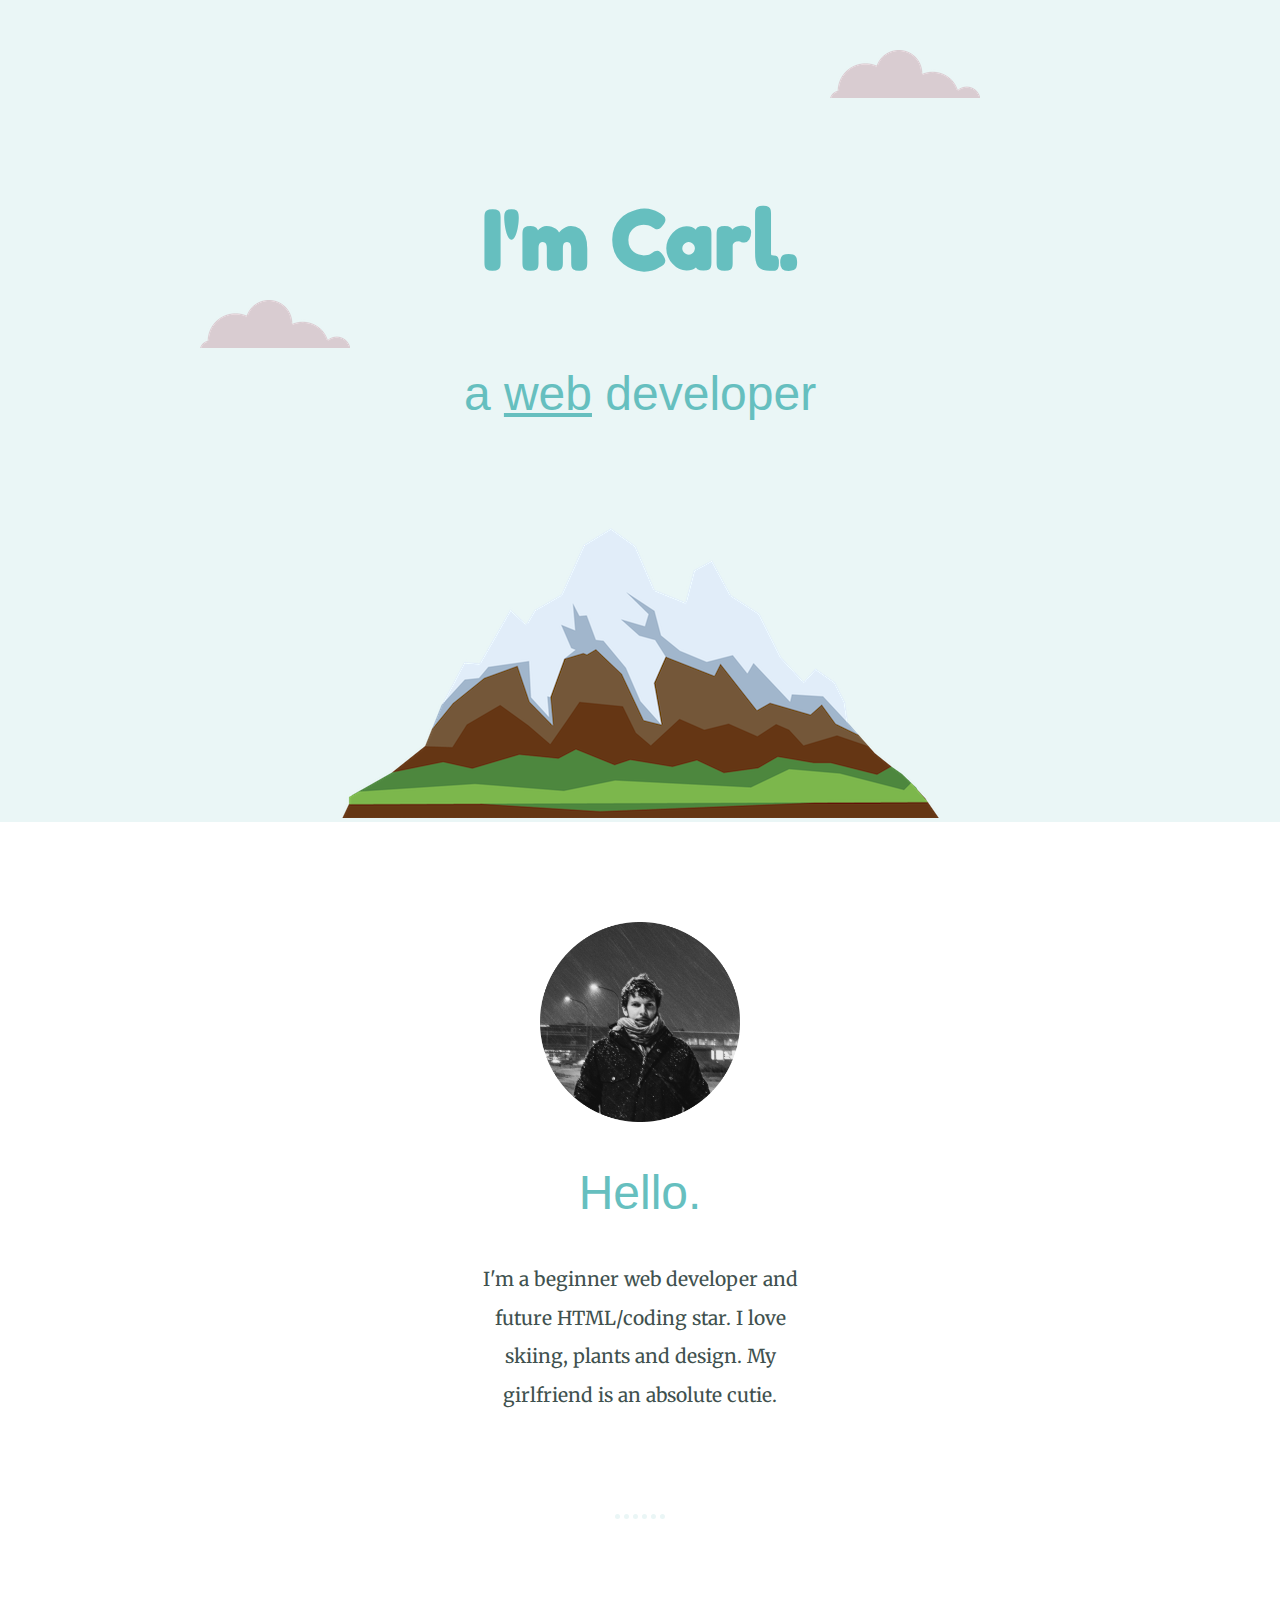
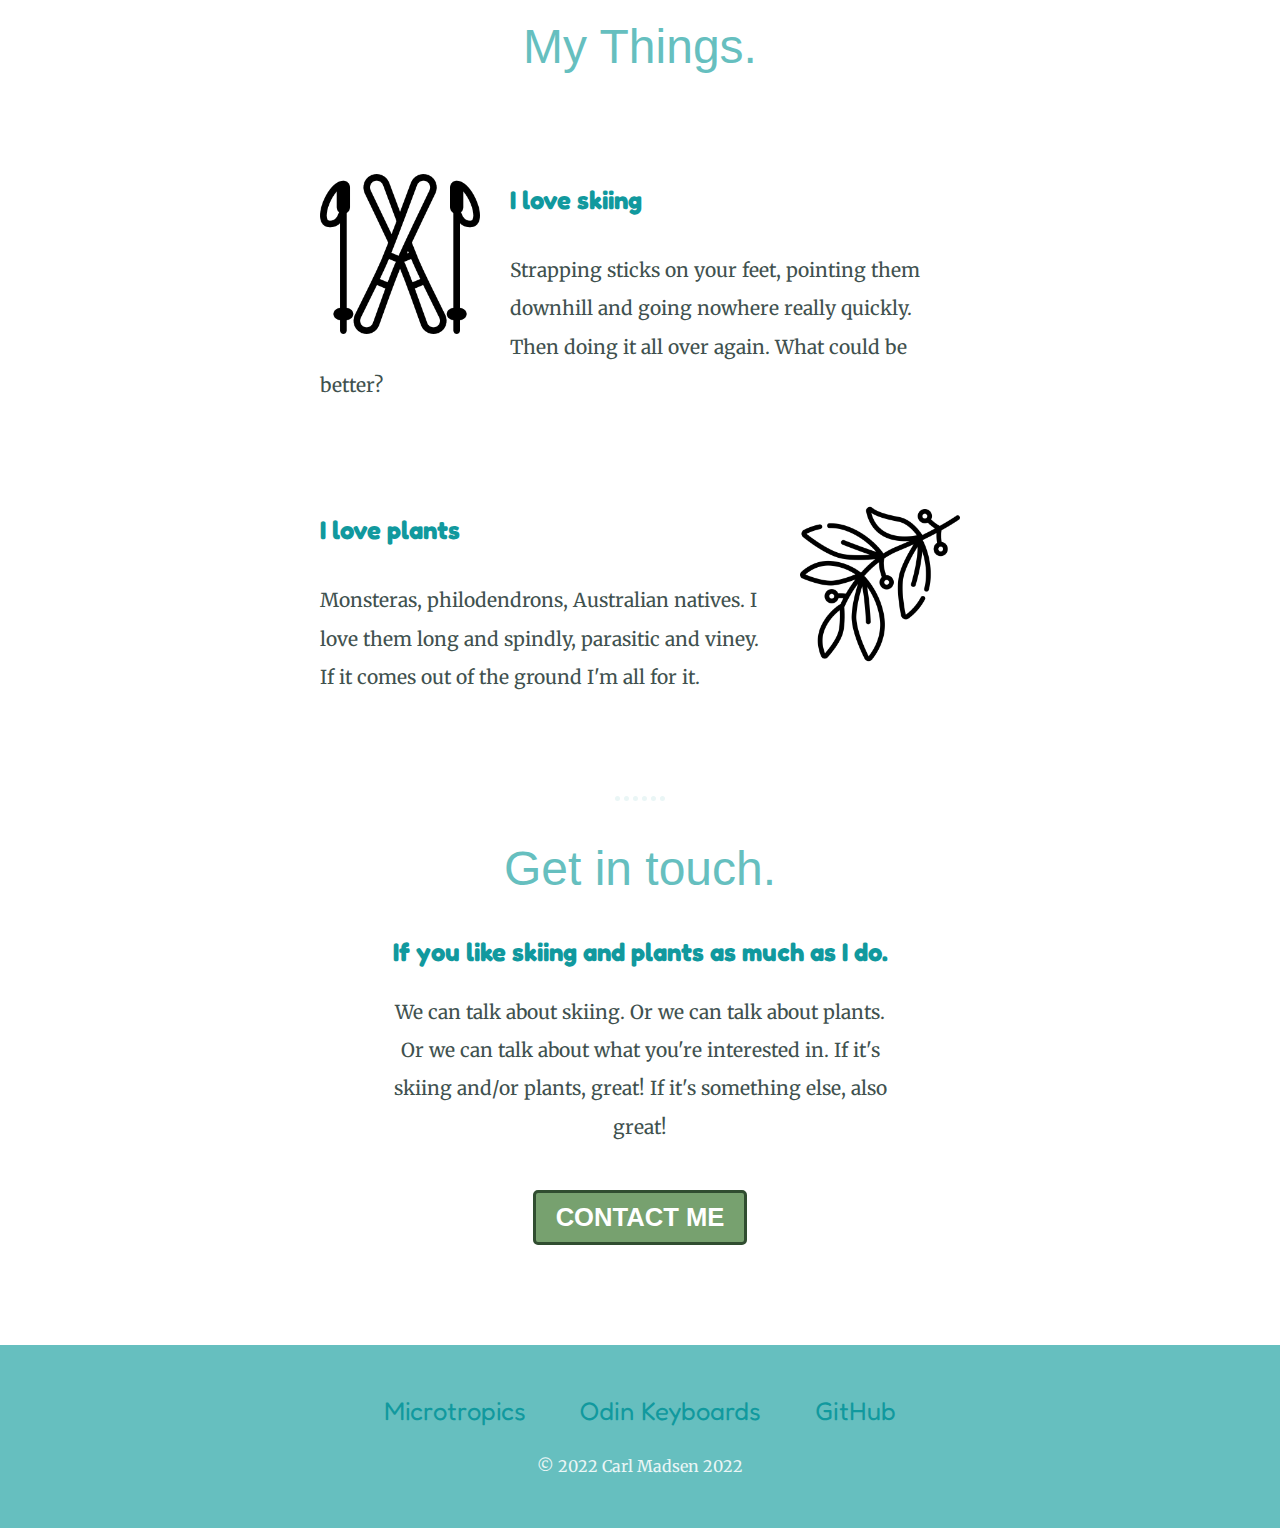
<file: index.html>
<!DOCTYPE html>
<html lang="en" dir="ltr">

<head>
  <meta charset="utf-8">
  <title>Carl Madsen</title>
  <link rel="stylesheet" href="css/styles.css">
  <link rel="icon" href="favicon.ico">
  <link rel="preconnect" href="https://fonts.googleapis.com">
  <link rel="preconnect" href="https://fonts.gstatic.com" crossorigin>
  <link href="https://fonts.googleapis.com/css2?family=Fredoka&family=Merriweather&family=Sacramento&display=swap" rel="stylesheet">
</head>

<body>
  <div class="top-container">
    <img class="top-cloud" src="images/cloud.png" alt="cloud" />
    <h1>I'm Carl.</h1>
    <h2>a <span class="underline">web</span> developer</h2>
    <img class="bottom-cloud" src="images/cloud.png" alt="cloud" />
    <img class="mountain" src="images/mountain.png" alt="mountain" />
  </div>

  <div class="middle-container">
    <div class="profile">
      <img class="profile-img" src="images/carl.png" alt="carl-madsen" />
      <h2>Hello.</h2>
      <p>
        I'm a beginner web developer and future HTML/coding star. I love skiing, plants and design. My girlfriend is an absolute cutie.
      </p>
    </div>
    <hr />
    <div class="skills">
      <h2>My Things.</h2>
      <div class="skill-row">

        <img class="skiing-img" src="images/skiing-icon.png" alt="skiing" />
        <h3>I love skiing</h3>
        <p>
          Strapping sticks on your feet, pointing them downhill and going nowhere really quickly. Then doing it all over again. What could be better?
        </p>
      </div>
      <div class="skill-row">
        <img class="plants-img" src="images/plant-icon.png" alt="plants" />
        <h3>I love plants</h3>
        <p>
          Monsteras, philodendrons, Australian natives. I love them long and spindly, parasitic and viney. If it comes out of the ground I'm all for it.
        </p>
      </div>
    </div>
    <hr />
    <div class="contact-me">
      <h2>Get in touch.</h2>
      <h3>If you like skiing and plants as much as I do.</h3>
      <p>
        We can talk about skiing. Or we can talk about plants. Or we can talk about what you're interested in. If it's skiing and/or plants, great! If it's something else, also great!
      </p>
      <a class="btn" href="mailo:madsencarlb@gmail.com">CONTACT ME</a>
    </div>
  </div>

  <div class="bottom-container">

    <a class="footer-link" href="https://www.microtropics.com.au">Microtropics</a>
    <a class="footer-link" href="https://www.odinkeyboards.com">Odin Keyboards</a>
    <a class="footer-link" href="https://github.com/elsaepo">GitHub</a>
    <p><span class="footer-txt">
      © 2022 Carl Madsen 2022</span>
    </p>
  </div>


</body>

</html>

<span
</file>
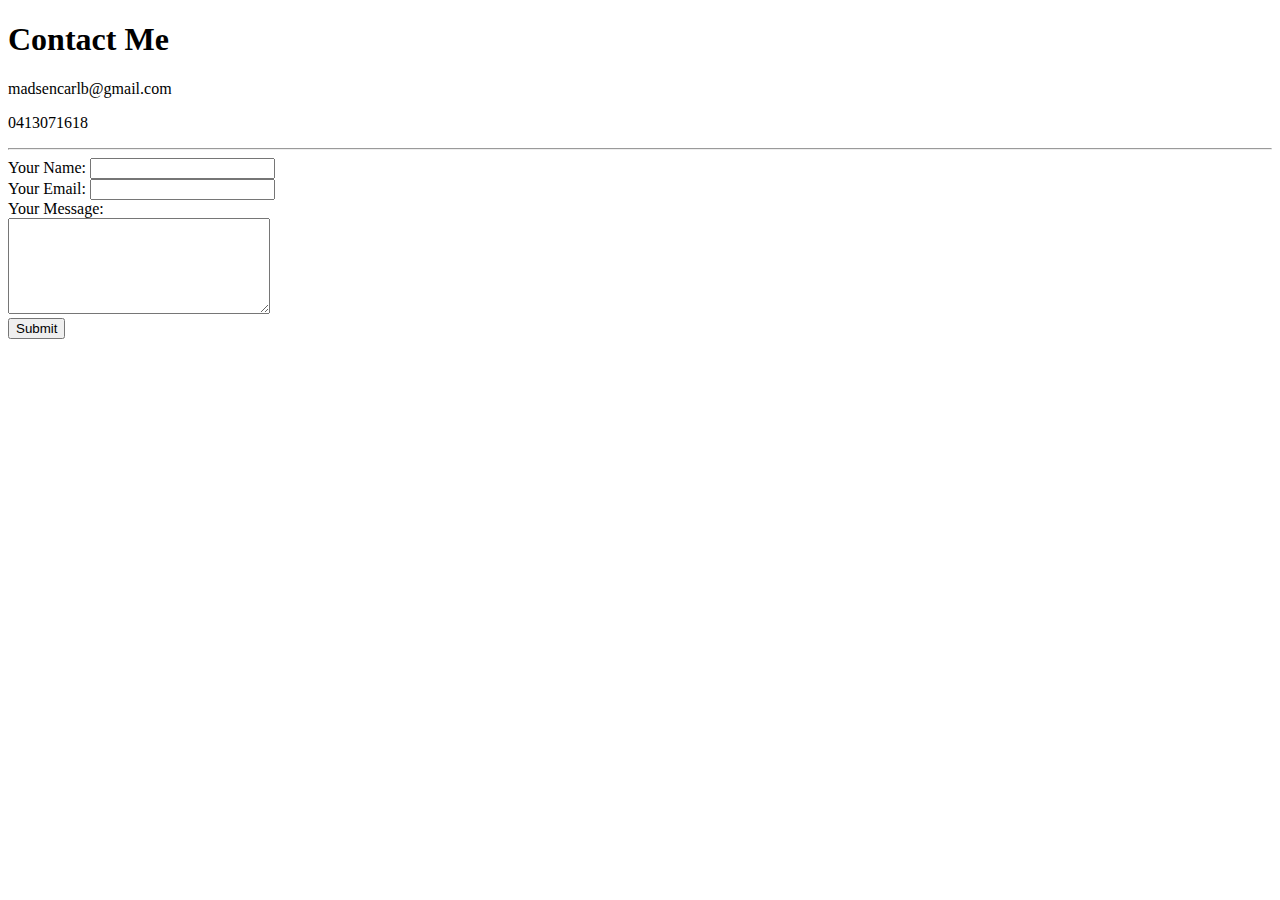
<file: contact.html>
<!DOCTYPE html>
<html lang="en" dir="ltr">

<head>
  <meta charset="utf-8">
  <title></title>
</head>

<body>
  <h1>Contact Me</h1>
  <p>madsencarlb@gmail.com</p>
  <p>0413071618</p>
  <hr />
  <form action="mailto:madsencarlb@gmail.com" enctype="text/plain">
    <label>Your Name:</label>
    <input type="text" name="yourName" /><br />
    <label>Your Email:</label>
    <input type="email" name="yourEmail" /><br />
    <label>Your Message:</label><br />
    <textarea name="yourMessage" rows="6" cols="30"></textarea><br />
    <input type="submit" />
  </form>
</body>

</html>
</file>
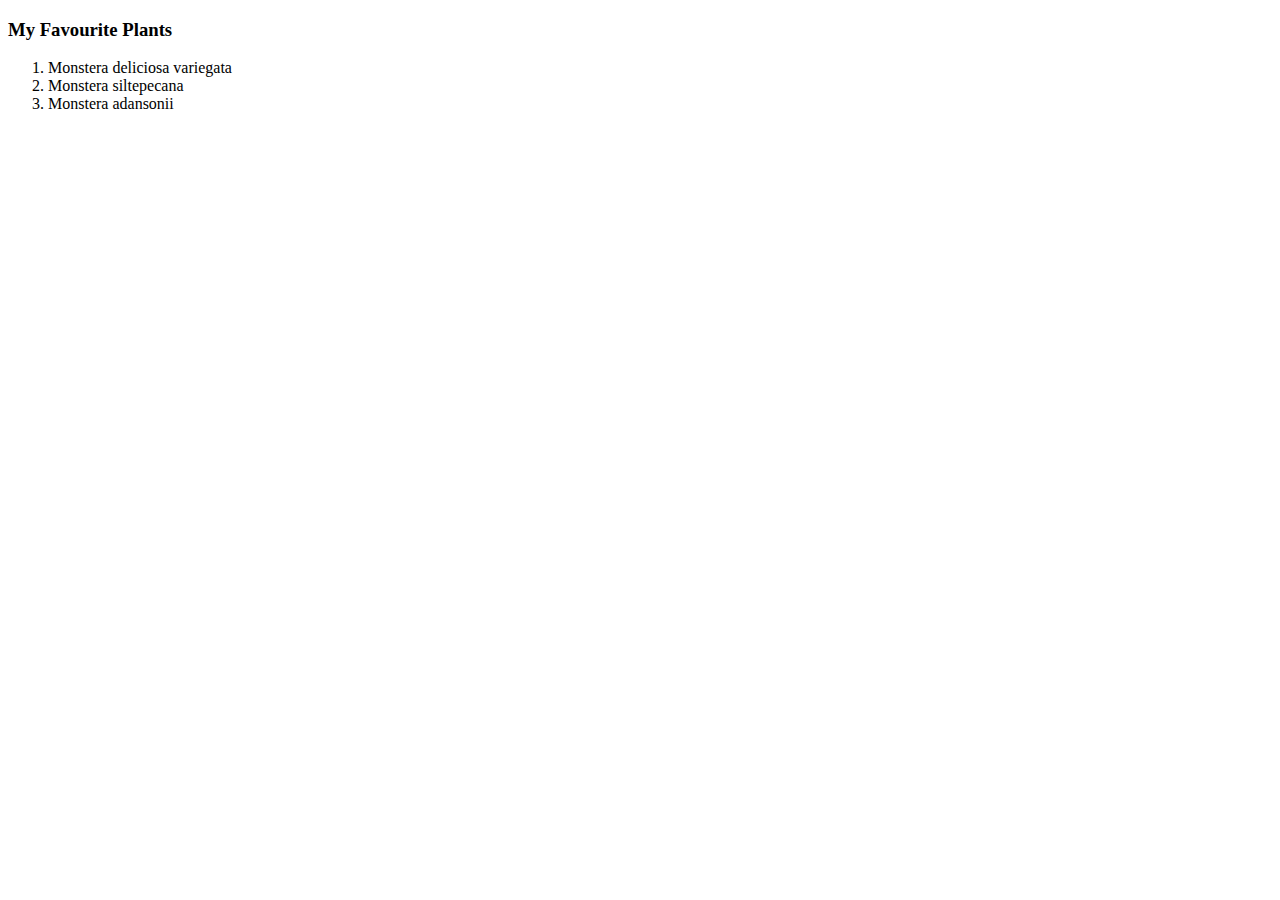
<file: plants.html>
<!DOCTYPE html>
<html lang="en" dir="ltr">
  <head>
    <meta charset="utf-8">
    <title>My Favourite Plants</title>
  </head>
  <body>
    <h3>My Favourite Plants</h3>
    <ol>
      <li>Monstera deliciosa variegata</li>
      <li>Monstera siltepecana</li>
      <li>Monstera adansonii</li>
    </ol>
  </body>
</html>
</file>
<file: css/styles.css>
body {
  background-color: #ffffff;
  margin: 0;
  text-align: center;
}

.top-container {
  background-color: #eaf6f6;
  margin: 0;
  padding-top: 100px;
  text-align: center;
  position: relative;
}

.middle-container {
margin: 100px auto;
}

.bottom-container {
background-color: #66bfbf;
padding: 50px 0 25px 0;
}

.profile {
  width: 25%;
  margin: 100px auto;
}

.skills {
  margin-top: 100px;
}

.skill-row {
  width: 50%;
  margin: 100px auto;
  text-align: left;
  line-height: 2;
}

.contact-me {
  width: 40%;
  margin: 0 auto;
}

.profile-img {
  width: 200px;
}

.skiing-img {
width:25%;
float: left;
margin-right: 30px;
}

.plants-img {
width:25%;
float: right;
margin-left: 30px;
}

h1 {
  margin: 50px auto 0 auto;
  color: #66BFBF;
  font-family: Fredoka, sans-serif;
  font-size: 5.5rem;
  line-height: 2;
}

h2 {
  color: #66BFBF;
  font-family: Montserrat, sans-serif;
  font-size: 3rem;
  font-weight: normal;
}

h3 {
  color: #11999E;
  font-family: Fredoka, sans-serif;
  font-size: 1.6rem;
}

p {
  font-family: Merriweather, serif;
  font-size: 1.2rem;
  color: #40514E;
  line-height: 2;
}

a {
  color: #11999E;
  font-family: Fredoka, sans-serif;
  font-size: 1.6rem;
  color: #11999e;
}

.footer-link {
  margin: 0 25px;
  text-decoration: none;
}

.footer-link:hover {
  text-decoration: underline;
}

.footer-txt {
  color: #eaf6f6;
  font-size: 1rem;
  margin-bottom: 0;
}

.underline {
  display: inline;
  text-decoration: underline;
}

.top-cloud {
  position: absolute;
  right: 300px;
  top: 50px;
}

.bottom-cloud {
  position: absolute;
  left: 200px;
  top: 300px;
}

hr {
  border: none;
  border-top: dotted;
  border-width: 5px;
  width: 50px;
  color: #eaf6f6;
}

.btn {
  -webkit-border-radius: 5;
  -moz-border-radius: 5;
  border-radius: 5px;
  font-family: Montserrat, sans-serif;
  font-weight: bold;
  color: #ffffff;
  background: #77a16f;
  padding: 10px 20px 10px 20px;
  border: solid #304d30 3px;
  text-decoration: none;
  transition-duration: 0.2s;
  display: inline-block;
  margin-top: 25px;
  }

  .btn:hover {
    background: #5f8060;
    text-decoration: none;
  }
</file>
